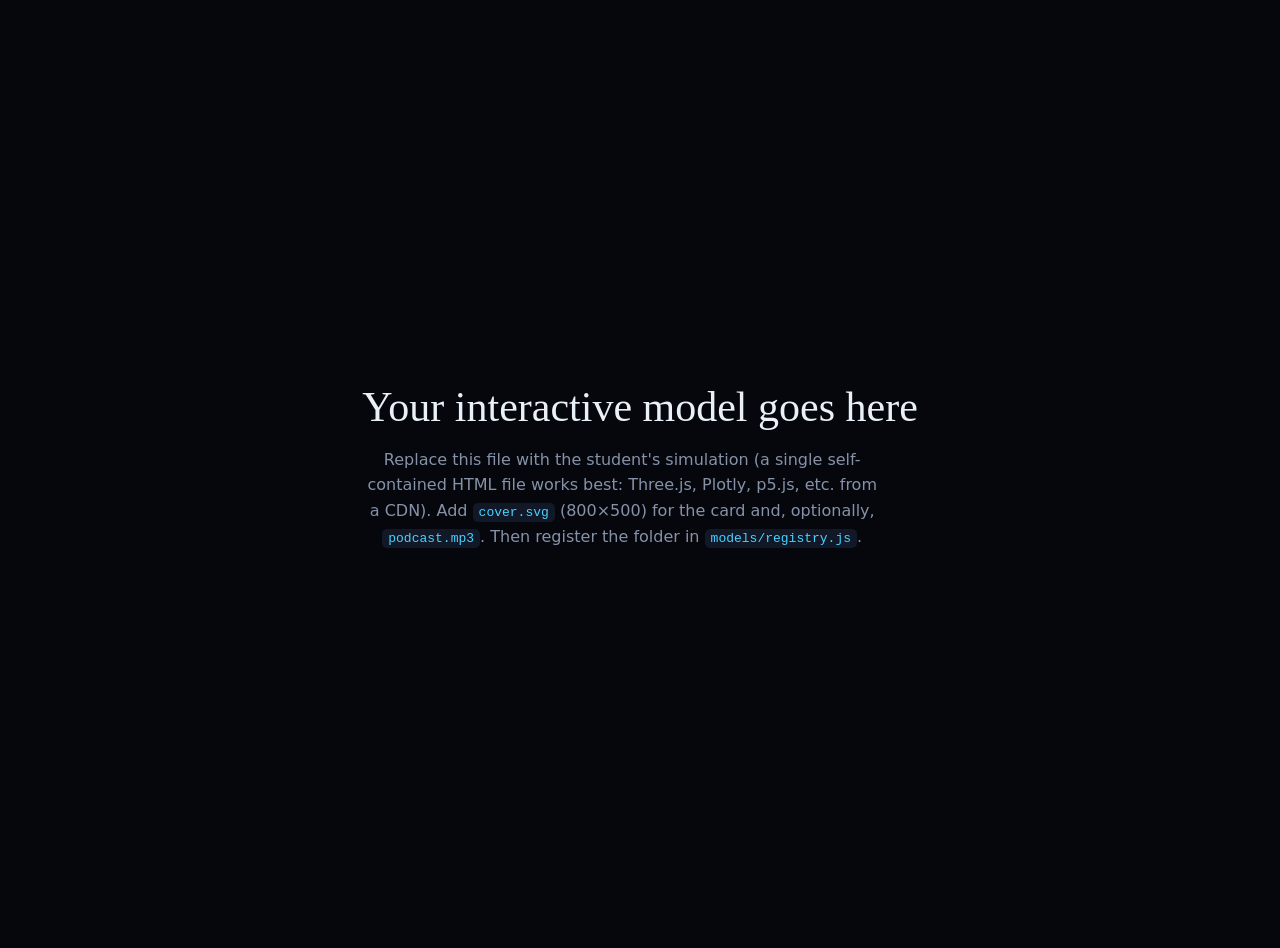
<file: models/_template/index.html>
<!DOCTYPE html>
<html lang="en">
<head>
<meta charset="UTF-8">
<meta name="viewport" content="width=device-width, initial-scale=1.0">
<title>New model — replace this title</title>
<style>
  html,body{margin:0;height:100%;background:#05070d;color:#eaf0f8;font-family:system-ui,sans-serif}
  .wrap{height:100%;display:grid;place-items:center;text-align:center;padding:24px}
  h1{font-weight:400;font-family:Georgia,serif;font-size:42px;margin:0 0 10px}
  p{color:#8592a8;max-width:520px;line-height:1.6}
  code{background:#111827;padding:2px 6px;border-radius:5px;color:#47d3ff}
</style>
</head>
<body>
<div class="wrap"><div>
  <h1>Your interactive model goes here</h1>
  <p>Replace this file with the student's simulation (a single self-contained HTML file works best: Three.js, Plotly, p5.js, etc. from a CDN).
     Add <code>cover.svg</code> (800×500) for the card and, optionally, <code>podcast.mp3</code>. Then register the folder in <code>models/registry.js</code>.</p>
</div></div>
</body>
</html>
</file>
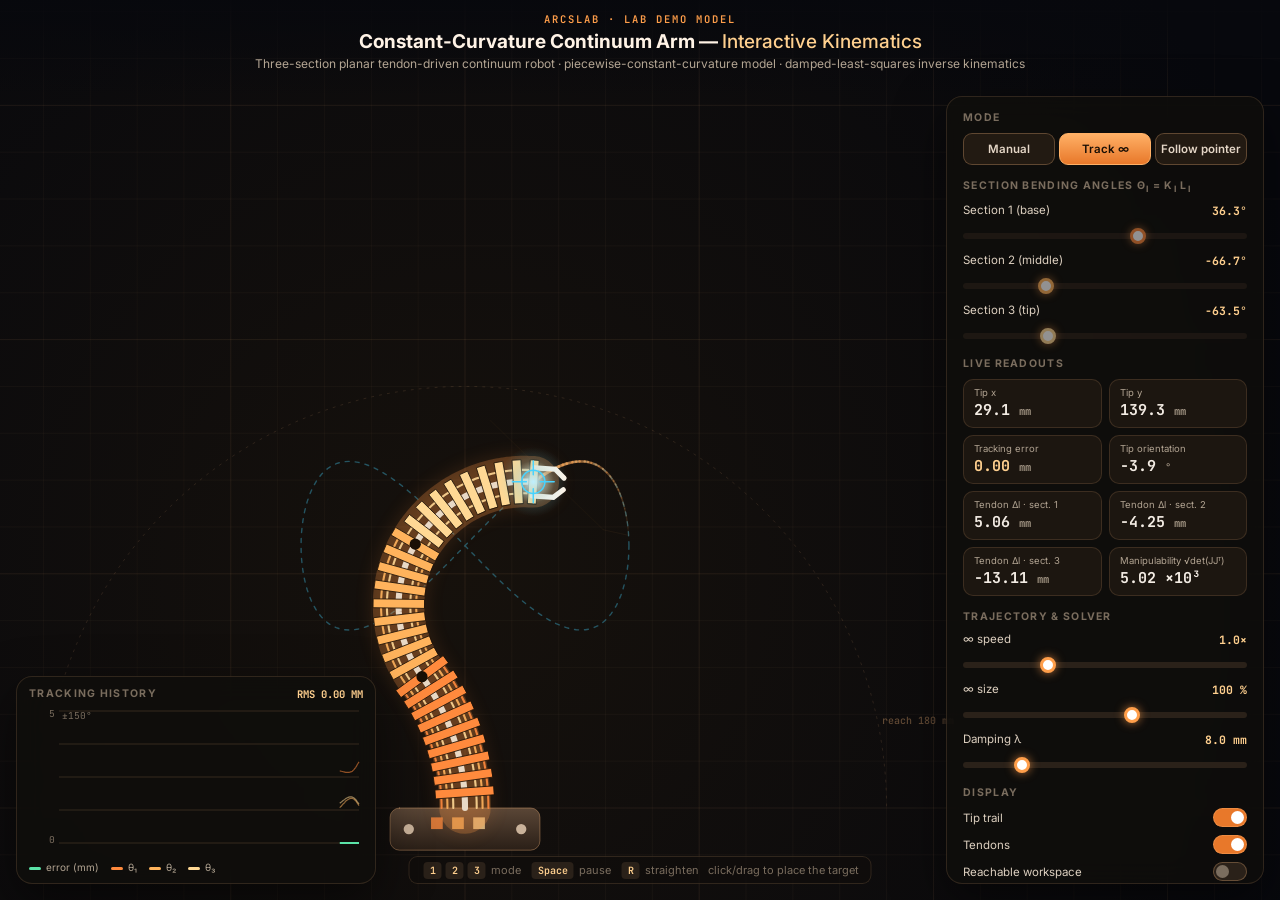
<file: models/arcs-continuum-arm-demo/index.html>
<!DOCTYPE html>
<html lang="en">
<head>
<meta charset="UTF-8">
<meta name="viewport" content="width=device-width, initial-scale=1.0">
<title>Constant-Curvature Continuum Arm — ARCSLAB interactive demo</title>
<link rel="preconnect" href="https://fonts.googleapis.com">
<link rel="preconnect" href="https://fonts.gstatic.com" crossorigin>
<link href="https://fonts.googleapis.com/css2?family=Inter:wght@400;500;600;700&family=JetBrains+Mono:wght@500;700&display=swap" rel="stylesheet">
<style>
:root{--bg:#07080d;--panel:rgba(16,14,12,.8);--line:rgba(255,190,130,.14);--line2:rgba(255,190,130,.28);--text:#f3ece4;--muted:#b3a593;--dim:#7a6d5e;
  --amb:#ff9e4a;--amb2:#ffd08f;--cy:#47d3ff;--red:#ff6b6b;--green:#5be3a8;--sans:'Inter',system-ui,sans-serif;--mono:'JetBrains Mono',ui-monospace,monospace}
*{box-sizing:border-box;margin:0;padding:0}
html,body{width:100%;height:100%;overflow:hidden;background:var(--bg);color:var(--text);font-family:var(--sans);-webkit-font-smoothing:antialiased}
#cv{position:fixed;inset:0;display:block;cursor:crosshair}
#hdr{position:fixed;top:0;left:0;right:0;z-index:5;text-align:center;padding:12px 16px 26px;pointer-events:none;background:linear-gradient(180deg,rgba(7,8,13,.95),rgba(7,8,13,0))}
#hdr .k{font:600 10.5px var(--mono);letter-spacing:2px;text-transform:uppercase;color:var(--amb)}
#hdr h1{font:700 19px var(--sans);margin-top:4px;color:#fff3e6}
#hdr h1 span{color:var(--amb2);font-weight:500}
#hdr p{font-size:12px;color:var(--muted);margin-top:3px}
.panel{position:fixed;z-index:6;background:var(--panel);backdrop-filter:blur(14px);-webkit-backdrop-filter:blur(14px);border:1px solid var(--line);border-radius:16px;box-shadow:0 18px 50px rgba(0,0,0,.5)}
#ctrl{top:96px;right:16px;width:318px;max-height:calc(100vh - 112px);overflow:auto;padding:14px 16px 16px}
#ctrl::-webkit-scrollbar{width:6px}#ctrl::-webkit-scrollbar-thumb{background:#3a2c1e;border-radius:3px}
.t{font:700 10.5px var(--sans);letter-spacing:1.3px;text-transform:uppercase;color:var(--dim);margin:14px 0 9px}
.t:first-child{margin-top:0}
.seg{display:flex;gap:4px}
.seg button{flex:1;background:rgba(40,30,22,.8);color:#e4d6c6;border:1px solid var(--line2);border-radius:9px;padding:8px 4px;font:600 11.5px var(--sans);cursor:pointer;transition:.15s}
.seg button:hover{background:#4a3624}
.seg button.on{background:linear-gradient(180deg,#ffb066,#e8782a);color:#1a0f05;border-color:#ffb066}
.ctl{margin-bottom:10px}
.ctl label{display:flex;justify-content:space-between;font-size:11.5px;color:#ddd0c0;margin-bottom:5px}
.ctl label b{font:700 11.5px var(--mono);color:var(--amb2)}
input[type=range]{width:100%;-webkit-appearance:none;appearance:none;height:6px;border-radius:4px;background:#2a2119;outline:none;cursor:pointer}
input[type=range]::-webkit-slider-thumb{-webkit-appearance:none;width:16px;height:16px;border-radius:50%;background:#fff;border:3px solid var(--amb);box-shadow:0 0 10px rgba(255,158,74,.7)}
input[type=range]::-moz-range-thumb{width:12px;height:12px;border-radius:50%;background:#fff;border:3px solid var(--amb)}
input[type=range]:disabled{opacity:.55;cursor:default}
.s1::-webkit-slider-thumb{border-color:#ff8a3d!important}.s2::-webkit-slider-thumb{border-color:#ffb35c!important}.s3::-webkit-slider-thumb{border-color:#ffd894!important}
.grid2{display:grid;grid-template-columns:1fr 1fr;gap:7px}
.card{background:rgba(36,28,21,.7);border:1px solid var(--line);border-radius:10px;padding:7px 10px}
.card .k{font-size:9.5px;color:var(--muted)}
.card .v{font:700 15px var(--mono);margin-top:2px;font-variant-numeric:tabular-nums}
.card .v small{font-size:10.5px;color:var(--muted);font-weight:500}
.card.hl .v{color:var(--amb2)}
.tg{display:flex;justify-content:space-between;align-items:center;font-size:11.5px;color:#ddd0c0;margin-bottom:8px}
.sw{position:relative;width:34px;height:19px;border-radius:10px;background:#2a2119;border:1px solid var(--line2);cursor:pointer;transition:.2s;flex-shrink:0}
.sw::after{content:'';position:absolute;top:2px;left:2px;width:13px;height:13px;border-radius:50%;background:#7a6d5e;transition:.2s}
.sw.on{background:#e8782a}.sw.on::after{left:17px;background:#fff}
.btn{width:100%;margin-top:6px;background:rgba(40,30,22,.8);color:#e4d6c6;border:1px solid var(--line2);border-radius:9px;padding:9px;font:600 12px var(--sans);cursor:pointer}
.btn:hover{background:#4a3624}
.note{font-size:10.5px;line-height:1.6;color:var(--dim);margin-top:12px}
.note b{color:var(--muted)}
#plotp{left:16px;bottom:16px;width:360px;padding:10px 12px 10px}
#plotp h3{font:700 10.5px var(--sans);letter-spacing:1.3px;text-transform:uppercase;color:var(--dim);display:flex;justify-content:space-between}
#plotp h3 span{color:var(--amb2);font-family:var(--mono);letter-spacing:0}
#plot{width:100%;height:150px;display:block;margin-top:6px}
.leg{display:flex;gap:12px;flex-wrap:wrap;font-size:10px;color:var(--muted);margin-top:4px}
.leg i{display:inline-block;width:12px;height:3px;border-radius:2px;margin-right:5px;vertical-align:middle}
#hint{position:fixed;left:50%;bottom:16px;transform:translateX(-50%);z-index:5;font-size:11px;color:var(--dim);background:rgba(16,14,12,.7);padding:6px 12px;border-radius:9px;border:1px solid var(--line);white-space:nowrap}
#hint kbd{font:600 10px var(--mono);color:var(--amb2);background:#2a2119;padding:2px 6px;border-radius:4px;margin:0 2px}
@media (max-width:1100px){#plotp{width:280px}#hint{display:none}}
@media (max-width:760px){#plotp{display:none}#ctrl{width:260px;top:110px}}
</style>
</head>
<body>
<canvas id="cv"></canvas>

<div id="hdr">
  <div class="k">ARCSLAB · Lab demo model</div>
  <h1>Constant-Curvature Continuum Arm — <span>Interactive Kinematics</span></h1>
  <p>Three-section planar tendon-driven continuum robot · piecewise-constant-curvature model · damped-least-squares inverse kinematics</p>
</div>

<div class="panel" id="ctrl">
  <div class="t">Mode</div>
  <div class="seg" id="mode">
    <button data-m="manual">Manual</button><button data-m="track" class="on">Track ∞</button><button data-m="follow">Follow pointer</button>
  </div>

  <div class="t">Section bending angles θ<sub>i</sub> = κ<sub>i</sub> L<sub>i</sub></div>
  <div class="ctl"><label>Section 1 (base) <b id="o1">0°</b></label><input class="s1" type="range" id="q1" min="-150" max="150" step="0.5" value="0"></div>
  <div class="ctl"><label>Section 2 (middle) <b id="o2">0°</b></label><input class="s2" type="range" id="q2" min="-150" max="150" step="0.5" value="0"></div>
  <div class="ctl"><label>Section 3 (tip) <b id="o3">0°</b></label><input class="s3" type="range" id="q3" min="-150" max="150" step="0.5" value="0"></div>

  <div class="t">Live readouts</div>
  <div class="grid2">
    <div class="card"><div class="k">Tip x</div><div class="v" id="rx">0 <small>mm</small></div></div>
    <div class="card"><div class="k">Tip y</div><div class="v" id="ry">0 <small>mm</small></div></div>
    <div class="card hl"><div class="k">Tracking error</div><div class="v" id="re">— <small>mm</small></div></div>
    <div class="card"><div class="k">Tip orientation</div><div class="v" id="ro">90 <small>°</small></div></div>
    <div class="card"><div class="k">Tendon Δl · sect. 1</div><div class="v" id="t1">0 <small>mm</small></div></div>
    <div class="card"><div class="k">Tendon Δl · sect. 2</div><div class="v" id="t2">0 <small>mm</small></div></div>
    <div class="card"><div class="k">Tendon Δl · sect. 3</div><div class="v" id="t3">0 <small>mm</small></div></div>
    <div class="card"><div class="k">Manipulability √det(JJᵀ)</div><div class="v" id="rm">0</div></div>
  </div>

  <div class="t">Trajectory &amp; solver</div>
  <div class="ctl"><label>∞ speed <b id="osp">1.0×</b></label><input type="range" id="sp" min="0.2" max="3" step="0.05" value="1"></div>
  <div class="ctl"><label>∞ size <b id="osz">100 %</b></label><input type="range" id="sz" min="40" max="140" step="1" value="100"></div>
  <div class="ctl"><label>Damping λ <b id="olam">8.0 mm</b></label><input type="range" id="lam" min="0.5" max="40" step="0.5" value="8"></div>

  <div class="t">Display</div>
  <div class="tg"><span>Tip trail</span><div class="sw on" id="w-trail"></div></div>
  <div class="tg"><span>Tendons</span><div class="sw on" id="w-tend"></div></div>
  <div class="tg"><span>Reachable workspace</span><div class="sw" id="w-ws"></div></div>
  <div class="tg"><span>Section frames</span><div class="sw" id="w-frames"></div></div>
  <button class="btn" id="reset">↺ Straighten arm</button>

  <div class="note"><b>Model.</b> Each section of length L = 60 mm bends with constant curvature κ<sub>i</sub>, so its end is
    x = (sin(φ+θ) − sin φ)/κ, y = (cos φ − cos(φ+θ))/κ with θ = κL. Inverse kinematics solves
    Δθ = Jᵀ(JJᵀ + λ²I)⁻¹ e every frame (limits ±150° per section). Tendons sit r = 8 mm from the backbone, so a tendon ending at section i shortens by Δl = r·Σθ<sub>j≤i</sub>.
    <br><b>Lab demo:</b> a starting point for new ARCSLAB models.</div>
</div>

<div class="panel" id="plotp">
  <h3>Tracking history <span id="rms">RMS —</span></h3>
  <canvas id="plot"></canvas>
  <div class="leg"><span><i style="background:#5be3a8"></i>error (mm)</span><span><i style="background:#ff8a3d"></i>θ₁</span><span><i style="background:#ffb35c"></i>θ₂</span><span><i style="background:#ffd894"></i>θ₃</span></div>
</div>

<div id="hint"><kbd>1</kbd><kbd>2</kbd><kbd>3</kbd> mode &nbsp; <kbd>Space</kbd> pause &nbsp; <kbd>R</kbd> straighten &nbsp; click/drag to place the target</div>

<script>
(() => {
  /* ---------------------------------------------------------------- model */
  const LS = 60, NSEC = 3, RT = 8, QMAX = 150 * Math.PI / 180;      // mm, rad
  const q = [0, 0, 0];
  const COLORS = ['#ff8a3d', '#ffb35c', '#ffd894'];

  function fk(qq, upto = NSEC) {        // tip pose of the first `upto` sections
    let x = 0, y = 0, phi = Math.PI / 2;
    for (let i = 0; i < upto; i++) {
      const th = qq[i];
      if (Math.abs(th) < 1e-7) { x += LS * Math.cos(phi); y += LS * Math.sin(phi); }
      else { const r = LS / th; x += r * (Math.sin(phi + th) - Math.sin(phi)); y += r * (Math.cos(phi) - Math.cos(phi + th)); }
      phi += th;
    }
    return { x, y, phi };
  }
  function backbone(qq, per = 36) {     // sampled points with tangent angle and section index
    const pts = []; let x = 0, y = 0, phi = Math.PI / 2;
    for (let i = 0; i < NSEC; i++) {
      const th = qq[i];
      for (let k = (i ? 1 : 0); k <= per; k++) {
        const s = k / per, a = th * s;
        let px, py;
        if (Math.abs(th) < 1e-7) { px = x + LS * s * Math.cos(phi); py = y + LS * s * Math.sin(phi); }
        else { const r = LS / th; px = x + r * (Math.sin(phi + a) - Math.sin(phi)); py = y + r * (Math.cos(phi) - Math.cos(phi + a)); }
        pts.push({ x: px, y: py, a: phi + a, sec: i, s });
      }
      const e = fk([...qq.slice(0, i + 1)], i + 1); x = e.x; y = e.y; phi = e.phi;
    }
    return pts;
  }
  function jac(qq) {
    const h = 1e-6, p0 = fk(qq), J = [[0, 0, 0], [0, 0, 0]];
    for (let j = 0; j < NSEC; j++) { const qp = qq.slice(); qp[j] += h; const p = fk(qp); J[0][j] = (p.x - p0.x) / h; J[1][j] = (p.y - p0.y) / h; }
    return { J, p0 };
  }
  function ikStep(target, lam) {
    const { J, p0 } = jac(q), ex = target.x - p0.x, ey = target.y - p0.y;
    let a = 0, b = 0, d = 0;
    for (let j = 0; j < NSEC; j++) { a += J[0][j] * J[0][j]; b += J[0][j] * J[1][j]; d += J[1][j] * J[1][j]; }
    const l2 = lam * lam, A = a + l2, D = d + l2, det = A * D - b * b;
    const ux = (D * ex - b * ey) / det, uy = (-b * ex + A * ey) / det;
    for (let j = 0; j < NSEC; j++) {
      let dq = J[0][j] * ux + J[1][j] * uy;
      dq = Math.max(-0.12, Math.min(0.12, dq));
      q[j] = Math.max(-QMAX, Math.min(QMAX, q[j] + dq));
    }
  }
  function manip(qq) { const { J } = jac(qq); let a = 0, b = 0, d = 0; for (let j = 0; j < NSEC; j++) { a += J[0][j] ** 2; b += J[0][j] * J[1][j]; d += J[1][j] ** 2; } return Math.sqrt(Math.max(0, a * d - b * b)); }

  /* ---------------------------------------------------------------- state */
  const S = { mode: 'track', t: 0, speed: 1, size: 1, lam: 8, paused: false, trail: [], hist: [], showTrail: true, showTend: true, showWS: false, showFrames: false,
    target: { x: 0, y: 120 }, pointer: null, err: null };
  const lemn = (u, sz) => ({ x: 70 * sz * Math.cos(u), y: 112 + 36 * sz * Math.sin(2 * u) });

  /* workspace cloud (computed once) */
  const WS = []; for (let i = 0; i < 2600; i++) { const p = fk([(Math.random() * 2 - 1) * QMAX, (Math.random() * 2 - 1) * QMAX, (Math.random() * 2 - 1) * QMAX]); WS.push(p); }

  /* ---------------------------------------------------------------- canvas */
  const cv = document.getElementById('cv'), cx = cv.getContext('2d');
  let W, H, DPR, sc, ox, oy;
  function resize() {
    DPR = Math.min(devicePixelRatio || 1, 2); W = innerWidth; H = innerHeight;
    cv.width = W * DPR; cv.height = H * DPR; cv.style.width = W + 'px'; cv.style.height = H + 'px';
    cx.setTransform(DPR, 0, 0, DPR, 0, 0);
    const right = W > 760 ? 350 : 280, availW = Math.max(200, W - right - 40), availH = H - 200;
    sc = Math.max(1, Math.min(availH / 205, availW / 380));
    ox = 20 + availW / 2; oy = H - 92;
  }
  addEventListener('resize', resize); resize();
  const X = x => ox + x * sc, Y = y => oy - y * sc, IX = px => (px - ox) / sc, IY = py => (oy - py) / sc;

  function drawGrid() {
    cx.lineWidth = 1;
    const step = 20, xr = Math.ceil((W / sc) / step), yr = Math.ceil((H / sc) / step);
    for (let i = -xr; i <= xr; i++) { cx.strokeStyle = i % 5 ? 'rgba(255,190,130,.035)' : 'rgba(255,190,130,.08)'; cx.beginPath(); cx.moveTo(X(i * step), 0); cx.lineTo(X(i * step), H); cx.stroke(); }
    for (let j = -2; j <= yr; j++) { cx.strokeStyle = j % 5 ? 'rgba(255,190,130,.035)' : 'rgba(255,190,130,.08)'; cx.beginPath(); cx.moveTo(0, Y(j * step)); cx.lineTo(W, Y(j * step)); cx.stroke(); }
    // reach circle
    cx.setLineDash([2, 6]); cx.strokeStyle = 'rgba(255,190,130,.12)'; cx.beginPath(); cx.arc(X(0), Y(0), 180 * sc, Math.PI, 2 * Math.PI); cx.stroke(); cx.setLineDash([]);
    cx.fillStyle = 'rgba(255,190,130,.35)'; cx.font = '500 10px JetBrains Mono, monospace'; cx.textAlign = 'left';
    cx.fillText('reach 180 mm', X(180 * Math.cos(-0.2)) + 4, Y(180 * Math.sin(0.2)));
  }
  function drawBase() {
    const w = 64 * sc, h = 18 * sc;
    const g = cx.createLinearGradient(0, Y(0), 0, Y(0) + h); g.addColorStop(0, '#5a4636'); g.addColorStop(1, '#2a1f17');
    cx.fillStyle = g; cx.strokeStyle = 'rgba(255,190,130,.35)'; cx.lineWidth = 1;
    roundRect(X(-32), Y(0), w, h, 4 * sc); cx.fill(); cx.stroke();
    cx.fillStyle = '#c9b29a'; for (const bx of [-24, 24]) { cx.beginPath(); cx.arc(X(bx), Y(-9), 2.2 * sc, 0, 7); cx.fill(); }
    // motors / tendon spools
    for (let i = 0; i < 3; i++) { cx.fillStyle = COLORS[i]; cx.globalAlpha = .75; cx.fillRect(X(-12 + i * 9) - 2.5 * sc, Y(-4), 5 * sc, 5 * sc); }
    cx.globalAlpha = 1;
  }
  function roundRect(x, y, w, h, r) { cx.beginPath(); cx.moveTo(x + r, y); cx.arcTo(x + w, y, x + w, y + h, r); cx.arcTo(x + w, y + h, x, y + h, r); cx.arcTo(x, y + h, x, y, r); cx.arcTo(x, y, x + w, y, r); cx.closePath(); }

  function drawArm() {
    const pts = backbone(q, 36);
    // soft glow under the arm
    cx.save(); cx.shadowColor = 'rgba(255,140,60,.55)'; cx.shadowBlur = 24 * Math.min(1, sc / 3);
    cx.strokeStyle = 'rgba(255,150,70,.25)'; cx.lineWidth = 22 * sc; cx.lineCap = 'round'; cx.lineJoin = 'round';
    cx.beginPath(); pts.forEach((p, i) => i ? cx.lineTo(X(p.x), Y(p.y)) : cx.moveTo(X(p.x), Y(p.y))); cx.stroke(); cx.restore();
    // tendons (a pair per section, routed through the disks)
    if (S.showTend) {
      const off = [10, 7.5, 5];
      for (let i = 0; i < NSEC; i++) for (const sg of [-1, 1]) {
        cx.strokeStyle = COLORS[i]; cx.globalAlpha = .9; cx.lineWidth = Math.max(1, .9 * sc);
        cx.beginPath(); let started = false;
        for (const p of pts) { if (p.sec > i) break; const nx = -Math.sin(p.a), ny = Math.cos(p.a), x = p.x + sg * off[i] * nx, y = p.y + sg * off[i] * ny; started ? cx.lineTo(X(x), Y(y)) : (cx.moveTo(X(x), Y(y)), started = true); }
        cx.stroke(); cx.globalAlpha = 1;
      }
    }
    // central spine
    cx.strokeStyle = '#e9d9c6'; cx.lineWidth = Math.max(1.5, 2.6 * sc); cx.lineCap = 'round';
    cx.beginPath(); pts.forEach((p, i) => i ? cx.lineTo(X(p.x), Y(p.y)) : cx.moveTo(X(p.x), Y(p.y))); cx.stroke();
    // vertebra disks every 7.5 mm
    for (let k = 0; k < pts.length; k++) {
      const p = pts[k]; if (k === 0 || Math.round(p.s * 36) % 4 !== 0) continue;
      const nx = -Math.sin(p.a), ny = Math.cos(p.a), R = 12.5 - p.sec * 1.6, t = 1.9;
      const tx = Math.cos(p.a), ty = Math.sin(p.a);
      cx.fillStyle = COLORS[p.sec]; cx.strokeStyle = 'rgba(30,18,8,.85)'; cx.lineWidth = 1;
      cx.beginPath();
      cx.moveTo(X(p.x - nx * R - tx * t), Y(p.y - ny * R - ty * t)); cx.lineTo(X(p.x + nx * R - tx * t), Y(p.y + ny * R - ty * t));
      cx.lineTo(X(p.x + nx * R + tx * t), Y(p.y + ny * R + ty * t)); cx.lineTo(X(p.x - nx * R + tx * t), Y(p.y - ny * R + ty * t));
      cx.closePath(); cx.fill(); cx.stroke();
      if (p.s === 1 && p.sec < 2) { cx.fillStyle = '#1a0f05'; cx.beginPath(); cx.arc(X(p.x), Y(p.y), 2.4 * sc, 0, 7); cx.fill(); }
    }
    // section frames
    if (S.showFrames) {
      for (let i = 1; i <= NSEC; i++) {
        const e = fk(q, i), L = 16;
        cx.lineWidth = 2;
        cx.strokeStyle = '#ff6b6b'; cx.beginPath(); cx.moveTo(X(e.x), Y(e.y)); cx.lineTo(X(e.x + L * Math.cos(e.phi)), Y(e.y + L * Math.sin(e.phi))); cx.stroke();
        cx.strokeStyle = '#5be3a8'; cx.beginPath(); cx.moveTo(X(e.x), Y(e.y)); cx.lineTo(X(e.x - L * Math.sin(e.phi)), Y(e.y + L * Math.cos(e.phi))); cx.stroke();
      }
    }
    // end effector: two-finger gripper
    const e = fk(q), tx = Math.cos(e.phi), ty = Math.sin(e.phi), nx = -ty, ny = tx;
    cx.strokeStyle = '#fff3e6'; cx.lineWidth = Math.max(1.5, 2.2 * sc); cx.lineCap = 'round';
    for (const sg of [-1, 1]) { cx.beginPath(); cx.moveTo(X(e.x + sg * 6 * nx), Y(e.y + sg * 6 * ny)); cx.lineTo(X(e.x + sg * 6 * nx + 9 * tx), Y(e.y + sg * 6 * ny + 9 * ty)); cx.lineTo(X(e.x + sg * 2.5 * nx + 13 * tx), Y(e.y + sg * 2.5 * ny + 13 * ty)); cx.stroke(); }
    const g = cx.createRadialGradient(X(e.x), Y(e.y), 0, X(e.x), Y(e.y), 9 * sc); g.addColorStop(0, '#fff'); g.addColorStop(1, 'rgba(255,200,140,0)');
    cx.fillStyle = g; cx.beginPath(); cx.arc(X(e.x), Y(e.y), 9 * sc, 0, 7); cx.fill();
    return e;
  }
  function drawTarget(t, now) {
    const r = (5 + 1.2 * Math.sin(now * .006)) * sc;
    cx.strokeStyle = '#47d3ff'; cx.lineWidth = 1.5;
    cx.beginPath(); cx.arc(X(t.x), Y(t.y), r, 0, 7); cx.stroke();
    cx.beginPath(); for (const [a, b] of [[-1, 0], [1, 0], [0, -1], [0, 1]]) { cx.moveTo(X(t.x) + a * r * .6, Y(t.y) + b * r * .6); cx.lineTo(X(t.x) + a * r * 1.8, Y(t.y) + b * r * 1.8); } cx.stroke();
    const g = cx.createRadialGradient(X(t.x), Y(t.y), 0, X(t.x), Y(t.y), r * 3); g.addColorStop(0, 'rgba(71,211,255,.35)'); g.addColorStop(1, 'rgba(71,211,255,0)');
    cx.fillStyle = g; cx.beginPath(); cx.arc(X(t.x), Y(t.y), r * 3, 0, 7); cx.fill();
  }

  /* ---------------------------------------------------------------- plot */
  const pc = document.getElementById('plot'), px = pc.getContext('2d');
  function drawPlot() {
    const r = pc.getBoundingClientRect(); if (!r.width) return;
    if (pc.width !== Math.round(r.width * DPR)) { pc.width = r.width * DPR; pc.height = r.height * DPR; }
    px.setTransform(DPR, 0, 0, DPR, 0, 0); const w = r.width, h = r.height;
    px.clearRect(0, 0, w, h);
    const H_ = S.hist, n = 360, pl = 30, pb = 14, pw = w - pl - 4, ph = h - pb - 4;
    px.strokeStyle = 'rgba(255,190,130,.08)'; px.fillStyle = '#7a6d5e'; px.font = '9.5px JetBrains Mono, monospace'; px.textAlign = 'right';
    for (let i = 0; i <= 4; i++) { const y = 4 + ph * i / 4; px.beginPath(); px.moveTo(pl, y); px.lineTo(pl + pw, y); px.stroke(); }
    const eMax = Math.max(4, ...H_.map(s => s.e ?? 0)) * 1.15;
    px.fillText(eMax.toFixed(0), pl - 4, 10); px.fillText('0', pl - 4, 4 + ph);
    px.textAlign = 'left'; px.fillText('±150°', pl + 3, 12);
    const Xp = i => pl + pw * (i / (n - 1)), off = n - H_.length;
    for (let j = 0; j < 3; j++) {
      px.strokeStyle = COLORS[j]; px.globalAlpha = .55; px.lineWidth = 1.2; px.beginPath();
      H_.forEach((s, i) => { const y = 4 + ph / 2 - (s.q[j] / QMAX) * ph / 2; i ? px.lineTo(Xp(i + off), y) : px.moveTo(Xp(i + off), y); }); px.stroke();
    }
    px.globalAlpha = 1; px.strokeStyle = '#5be3a8'; px.lineWidth = 2; px.beginPath(); let st = false;
    H_.forEach((s, i) => { if (s.e == null) { st = false; return; } const y = 4 + ph - s.e / eMax * ph; st ? px.lineTo(Xp(i + off), y) : (px.moveTo(Xp(i + off), y), st = true); }); px.stroke();
  }

  /* ---------------------------------------------------------------- UI */
  const $ = id => document.getElementById(id), sliders = [$('q1'), $('q2'), $('q3')];
  function setMode(m) {
    S.mode = m; S.trail.length = 0;
    document.querySelectorAll('#mode button').forEach(b => b.classList.toggle('on', b.dataset.m === m));
    sliders.forEach(s => s.disabled = m !== 'manual');
  }
  document.querySelectorAll('#mode button').forEach(b => b.onclick = () => setMode(b.dataset.m));
  sliders.forEach((s, i) => s.addEventListener('input', () => { if (S.mode !== 'manual') setMode('manual'); q[i] = s.value * Math.PI / 180; }));
  $('sp').oninput = e => { S.speed = +e.target.value; $('osp').textContent = S.speed.toFixed(1) + '×'; };
  $('sz').oninput = e => { S.size = e.target.value / 100; $('osz').textContent = e.target.value + ' %'; S.trail.length = 0; };
  $('lam').oninput = e => { S.lam = +e.target.value; $('olam').textContent = S.lam.toFixed(1) + ' mm'; };
  function sw(id, key) { const el = $(id); el.onclick = () => { S[key] = !S[key]; el.classList.toggle('on', S[key]); if (key === 'showTrail') S.trail.length = 0; }; }
  sw('w-trail', 'showTrail'); sw('w-tend', 'showTend'); sw('w-ws', 'showWS'); sw('w-frames', 'showFrames');
  $('reset').onclick = () => { q.fill(0); S.trail.length = 0; if (S.mode !== 'manual') setMode('manual'); };
  addEventListener('keydown', e => {
    if (e.key === '1') setMode('manual'); else if (e.key === '2') setMode('track'); else if (e.key === '3') setMode('follow');
    else if (e.key === ' ') { S.paused = !S.paused; e.preventDefault(); }
    else if (e.key === 'r' || e.key === 'R') $('reset').click();
  });
  let dragging = false;
  const toWorld = e => ({ x: IX(e.clientX), y: IY(e.clientY) });
  cv.addEventListener('pointerdown', e => { dragging = true; cv.setPointerCapture(e.pointerId); S.pointer = toWorld(e); if (S.mode !== 'follow') setMode('follow'); });
  cv.addEventListener('pointermove', e => { if (S.mode === 'follow' && (dragging || e.pointerType === 'mouse')) S.pointer = toWorld(e); });
  cv.addEventListener('pointerup', () => dragging = false);
  setMode('track');

  /* ---------------------------------------------------------------- loop */
  let last = performance.now(), histT = 0;
  function frame(now) {
    const dt = Math.min(.05, (now - last) / 1000); last = now;
    if (!S.paused) S.t += dt * S.speed;
    // target
    let target = null;
    if (S.mode === 'track') target = lemn(S.t * 0.9, S.size);
    else if (S.mode === 'follow' && S.pointer) {
      const p = S.pointer, d = Math.hypot(p.x, p.y), lim = 178;
      const tp = d > lim ? { x: p.x * lim / d, y: p.y * lim / d } : { x: p.x, y: Math.max(-40, p.y) };
      S.target.x += (tp.x - S.target.x) * .25; S.target.y += (tp.y - S.target.y) * .25; target = S.target;
    }
    if (target && !S.paused) for (let k = 0; k < 6; k++) ikStep(target, S.lam);

    // draw
    cx.clearRect(0, 0, W, H);
    const bg = cx.createRadialGradient(X(0), Y(100), 0, X(0), Y(100), Math.max(W, H) * .7); bg.addColorStop(0, '#16110c'); bg.addColorStop(1, '#07080d');
    cx.fillStyle = bg; cx.fillRect(0, 0, W, H);
    drawGrid();
    if (S.showWS) { cx.fillStyle = 'rgba(255,170,90,.16)'; for (const p of WS) cx.fillRect(X(p.x) - 1, Y(p.y) - 1, 2, 2); }
    if (S.mode === 'track') {
      cx.setLineDash([4, 6]); cx.strokeStyle = 'rgba(71,211,255,.35)'; cx.lineWidth = 1.4; cx.beginPath();
      for (let i = 0; i <= 160; i++) { const p = lemn(i / 160 * Math.PI * 2, S.size); i ? cx.lineTo(X(p.x), Y(p.y)) : cx.moveTo(X(p.x), Y(p.y)); }
      cx.stroke(); cx.setLineDash([]);
    }
    if (S.showTrail && S.trail.length > 1) {
      for (let i = 1; i < S.trail.length; i++) {
        const a = i / S.trail.length; cx.strokeStyle = `rgba(255,170,90,${a * .8})`; cx.lineWidth = 1 + 2.2 * a;
        cx.beginPath(); cx.moveTo(X(S.trail[i - 1].x), Y(S.trail[i - 1].y)); cx.lineTo(X(S.trail[i].x), Y(S.trail[i].y)); cx.stroke();
      }
    }
    drawBase();
    const e = drawArm();
    if (target) drawTarget(target, now);
    if (!S.paused) { S.trail.push({ x: e.x, y: e.y }); if (S.trail.length > 260) S.trail.shift(); }

    // readouts
    const err = target ? Math.hypot(target.x - e.x, target.y - e.y) : null;
    $('rx').innerHTML = e.x.toFixed(1) + ' <small>mm</small>'; $('ry').innerHTML = e.y.toFixed(1) + ' <small>mm</small>';
    $('re').innerHTML = (err == null ? '—' : err.toFixed(2)) + ' <small>mm</small>';
    $('ro').innerHTML = (e.phi * 180 / Math.PI).toFixed(1) + ' <small>°</small>';
    let cum = 0;
    for (let i = 0; i < 3; i++) {
      cum += q[i]; $('t' + (i + 1)).innerHTML = (RT * cum).toFixed(2) + ' <small>mm</small>';
      const deg = q[i] * 180 / Math.PI; $('o' + (i + 1)).textContent = deg.toFixed(1) + '°';
      if (S.mode !== 'manual') sliders[i].value = deg;
    }
    $('rm').textContent = (manip(q) / 1000).toFixed(2) + ' ×10³';
    histT += dt;
    if (histT > 1 / 30 && !S.paused) {
      histT = 0; S.hist.push({ e: err, q: q.slice() }); if (S.hist.length > 360) S.hist.shift();
      const es = S.hist.filter(s => s.e != null).slice(-180);
      $('rms').textContent = es.length ? 'RMS ' + Math.sqrt(es.reduce((s, x) => s + x.e * x.e, 0) / es.length).toFixed(2) + ' mm' : 'RMS —';
      drawPlot();
    }
    requestAnimationFrame(frame);
  }
  requestAnimationFrame(frame);
})();
</script>
</body>
</html>
</file>
